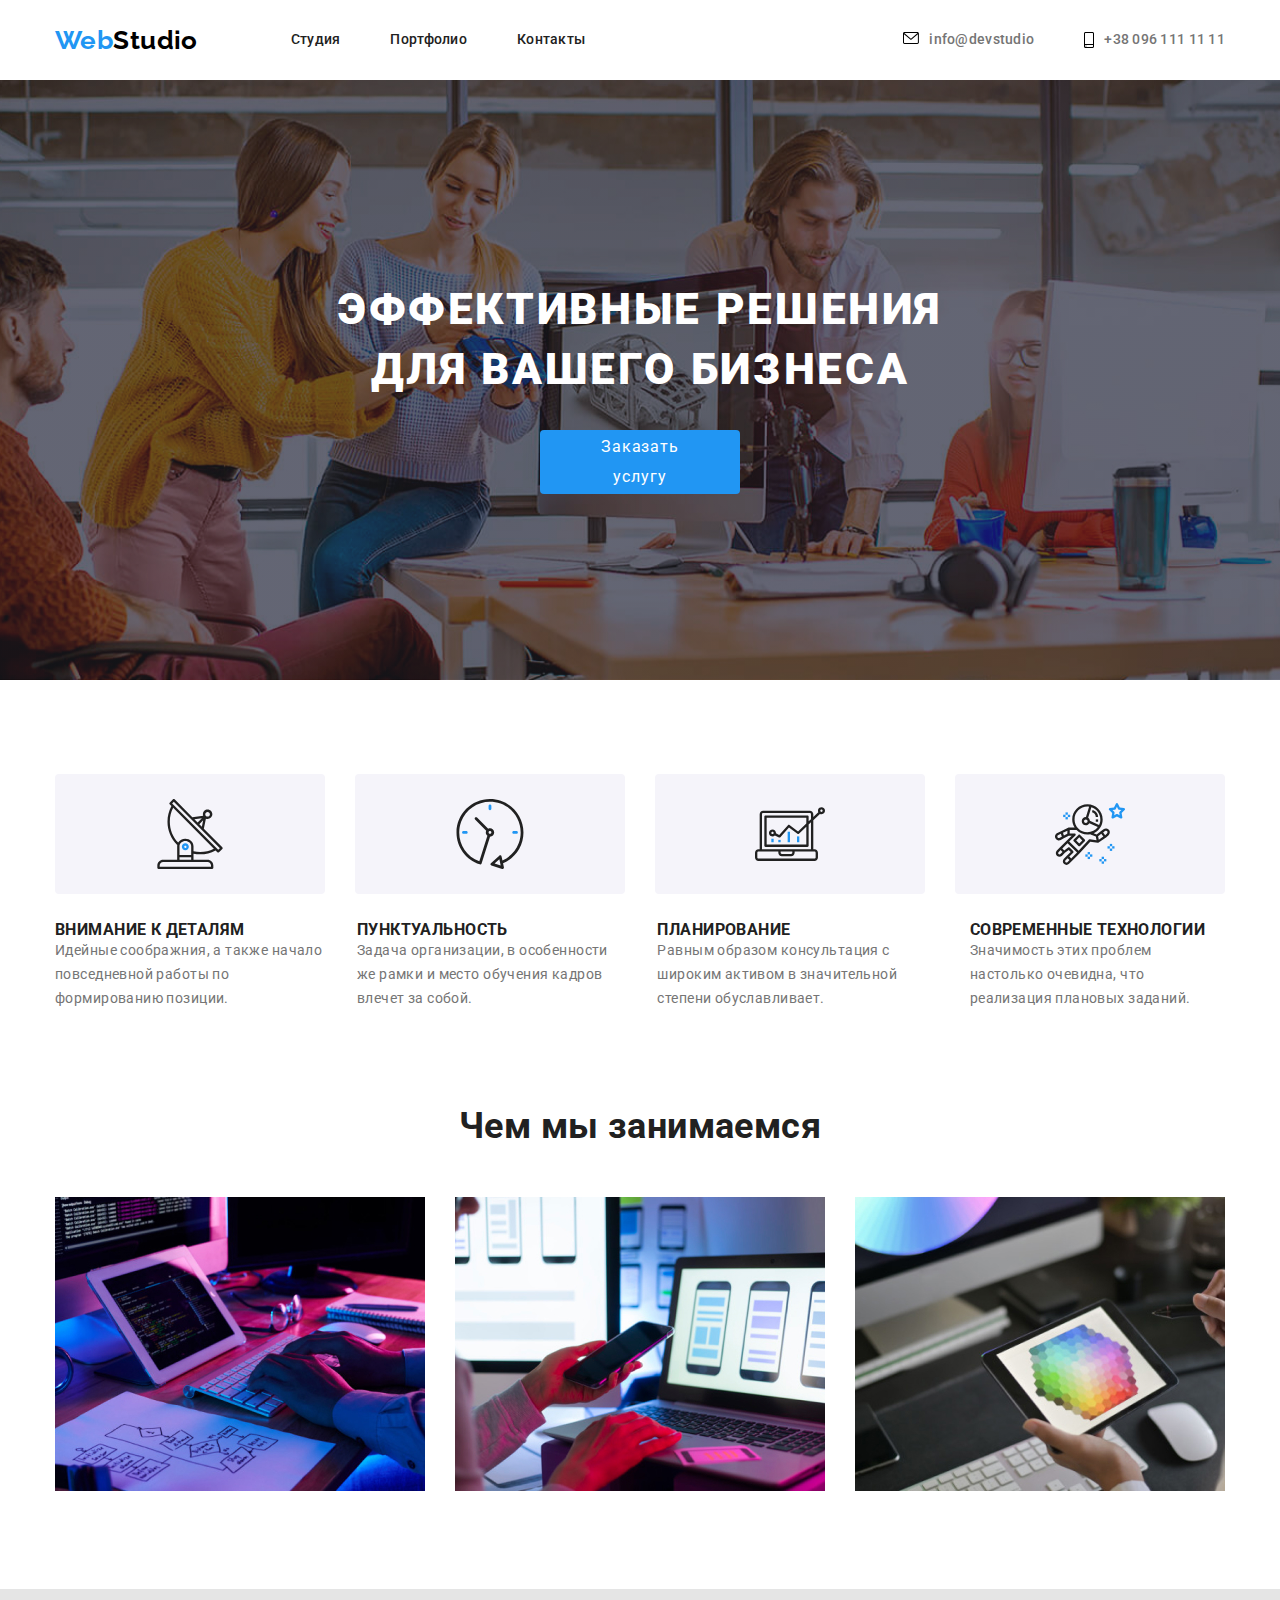
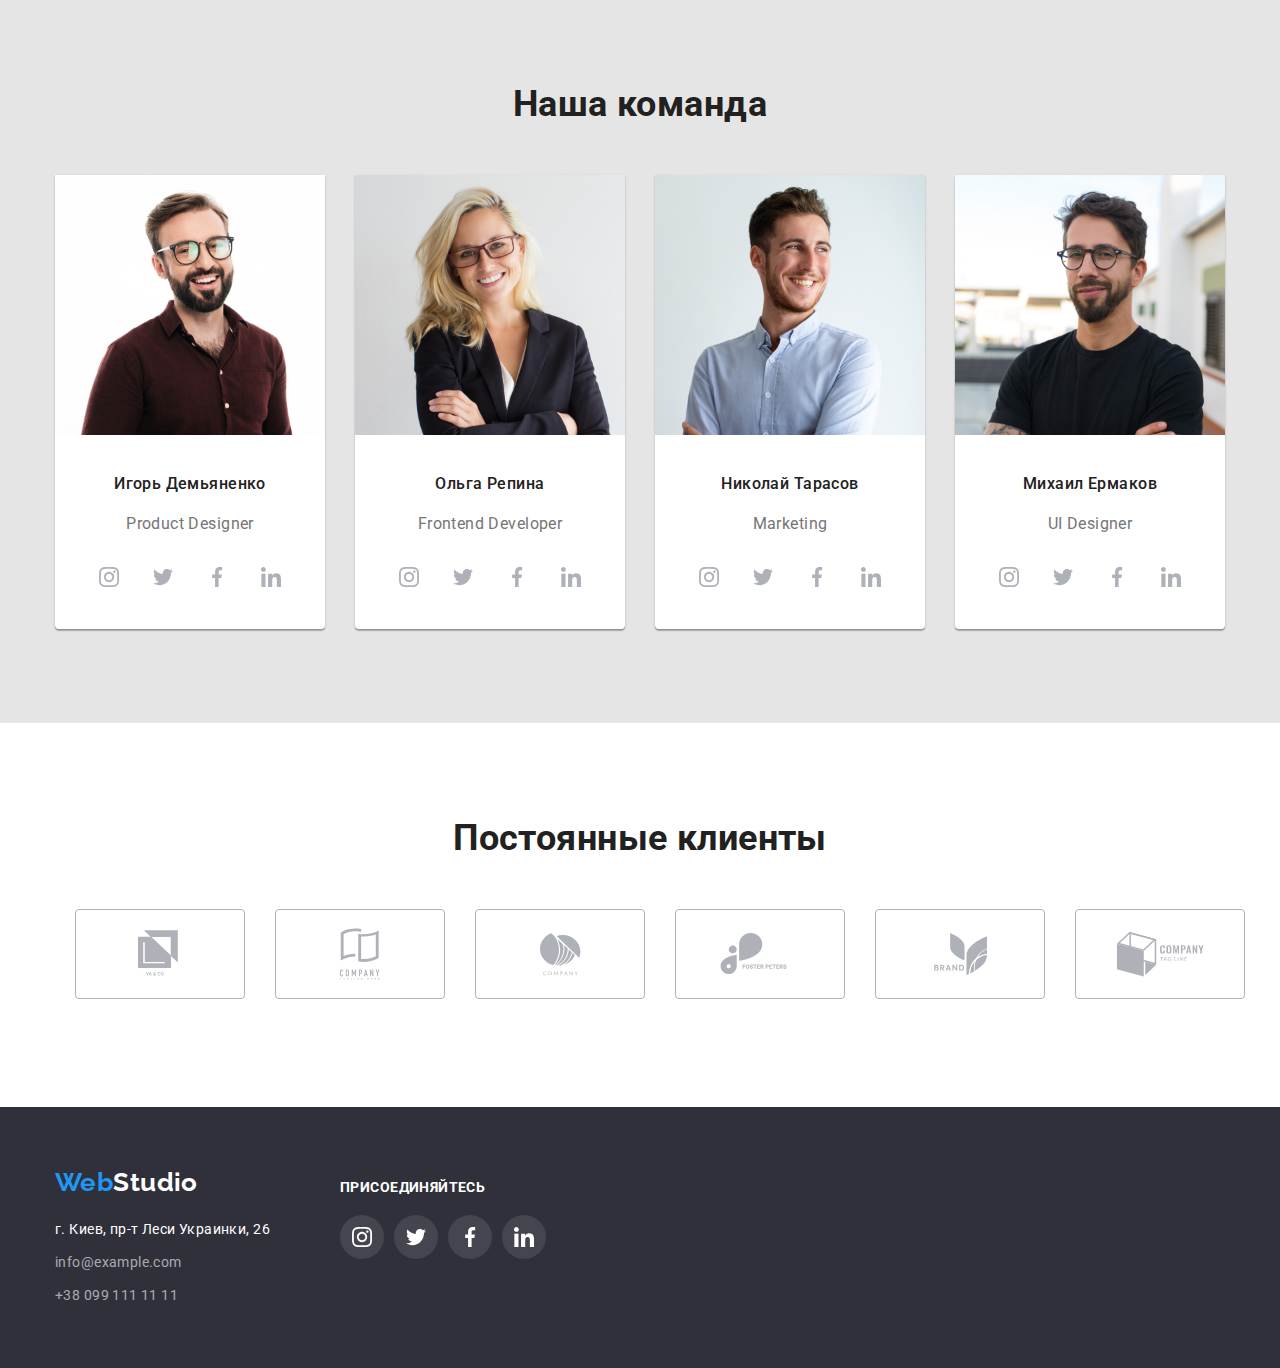
<file: index.html>
<!DOCTYPE html>
<html lang="ru">
<head>
    <meta charset="UTF-8">
    <meta name="viewport" content="width=device-width, initial-scale=1.0">
    <link href="https://fonts.googleapis.com/css2?family=Raleway:wght@100;600&family=Roboto:wght@100;400;500;700;900&display=swap" rel="stylesheet">
    <link rel="stylesheet" href="https://cdnjs.cloudflare.com/ajax/libs/modern-normalize/1.0.0/modern-normalize.min.css">
    <link rel="stylesheet" href="./css/style.css">
    <title>goit-markup-hw-04</title>
</head>
<body>
    <header class="header">
        <div class="container">
        <nav class="navigation">
            <a class="logo link" href="index.html" lang="en"><span class="web link">Web </span>Studio</a>
            <ul class="navigation-list list">
                <li class="navigation-list-item">
                <a class="navigation-list-link link" href="index.html">Студия</a>    
                </li>
                <li class="navigation-list-item">
                <a class="navigation-list-link link" href="portfolio.html">Портфолио</a> 
                </li>
                <li class="navigation-list-item">
                <a class="navigation-list-link link" href="">Контакты</a> 
                </li>
            </ul>
        </nav>
        <div class="header-ul">
        <ul class="header-adress list">
            <li class="header-adress-link link">
                <a class="header-adress mail link" href="mailto:info@devstudio">
                    <svg class="envelope header-adress-link-item-svg">
                        <use href="./images/symbol-defs.svg#envelope"></use>
                    </svg>
                    info@devstudio</a>
            </li>
            <li  class="header-adress-link link">
                <a class="header-adress link" href="tel:380961111111">
                    <svg class="smartphone header-adress-link-item-svg">
                        <use href="./images/symbol-defs.svg#smartphone"></use>
                    </svg>
                    +38 096 111 11 11</a>
            </li>
        </ul>
        </div>
        </div>
    </header>
    <main>
        <!--Заказ услуг-->
       <section class="services">
           <div class="container">
            <h1 class="hero-title">ЭФФЕКТИВНЫЕ РЕШЕНИЯ ДЛЯ ВАШЕГО БИЗНЕСА</h1>
            <button class="modal-btn">Заказать услугу</button>
           </div>
        </section>
        <!--Приоритеты компании-->
        <section class="prioriti-section">
            <div class="container">
            <ul class="prioriti-img-list list">
                <li class="prioriti-img-link">
                    <div class="prioriti-img-cont">
                        <svg class="prioriti-img-item">
                            <use href="./images/symbol-defs.svg#antenna"></use>
                        </svg>
                    </div>
                </li>
                <li class="prioriti-img-link">
                    <div class="prioriti-img-cont">
                        <svg class="prioriti-img-item">
                            <use href="./images/symbol-defs.svg#clock"></use>
                        </svg>
                    </div>
                </li>
                <li class="prioriti-img-link">
                    <div class="prioriti-img-cont">
                        <svg class="prioriti-img-item">
                            <use href="./images/symbol-defs.svg#diagram"></use>
                        </svg>
                    </div>
                </li>
                <li class="prioriti-img-link">
                    <div class="prioriti-img-cont">
                        <svg class="prioriti-img-item">
                            <use href="./images/symbol-defs.svg#astronaut"></use>
                        </svg>
                    </div>
                </li>
            </ul>    
            <ul class="prioriti-list list">
                <li class="prioriti-link">
                    <h3 class="heading3">ВНИМАНИЕ К ДЕТАЛЯМ</h3>
                    <p class="prioriti">
                        Идейные соображния, а также начало повседневной работы по формированию позиции.
                    </p>
                </li>
                <li class="prioriti-link">
                    <h3 class="heading3">ПУНКТУАЛЬНОСТЬ</h3>
                    <p class="prioriti">
                        Задача организации, в особенности же рамки и место обучения кадров влечет за собой.
                    </p>
                </li>
                <li class="prioriti-link">
                    <h3 class="heading3">ПЛАНИРОВАНИЕ</h3>
                    <p class="prioriti">
                        Равным образом консультация с широким активом в значительной степени обуславливает.
                    </p>
                </li>
                <li class="prioriti-link">
                    <h3 class="heading3">СОВРЕМЕННЫЕ ТЕХНОЛОГИИ</h3>
                    <p class="prioriti">
                        Значимость этих проблем настолько очевидна, что реализация плановых заданий.
                    </p>
                </li>
            </ul>
            </div>
         </section>
         <!--Виды деятельности-->
         <section class="activities-section">
            <div class="containe">
            <h2 class="heading2">Чем мы занимаемся</h2>
            <ul class="activities-list list">
                <li class="activities-link">
                    <img src="./images/img1.jpg" alt="фото компьютера" width="370" height="294">
                </li>
                <li class="activities-link">
                    <img src="./images/img2.jpg" alt="фото ноутбука" width="370" height="294">
                 </li>
                <li class="activities-link">
                    <img src="./images/img3.jpg" alt="фото планшета" width="370" height="294">
                 </li>
            </ul>
            </div>
        </section>
        <!--Наши сотрудники-->
        <section class="profession">
            <div class="container">
            <h2 class="heading2">Наша команда</h2>
                <ul class="profession-list list">
                 <li class="profession-linl">
                    <img class="profession-img" src="./images/Photo1.jpg" alt="photo Product Designer" width="270" height="260">
                    <p class="name">Игорь Демьяненко</p>
                    <p class="profession-name">Product Designer</p>
                    <ul class="social-profession-list list">
                        <li class="social-profession-link link">
                            <a class="social-profession-link-item link" href="#">
                                <svg class="social-profession-link-item-svg">
                                    <use href="./images/symbol-defs.svg#instagram"></use>
                                </svg>
                            </a>
                        </li>
                        <li class="social-profession-link link">
                            <a class="social-profession-link-item link" href="#">
                                <svg class="social-profession-link-item-svg">
                                    <use href="./images/symbol-defs.svg#twitter"></use>
                                </svg>
                            </a>
                        </li>
                        <li class="social-profession-link link">
                            <a class="social-profession-link-item link" href="#">
                                <svg class="social-profession-link-item-svg">
                                    <use href="./images/symbol-defs.svg#facebook"></use>
                                </svg>
                            </a>
                        </li>
                        <li class="social-profession-link link">
                            <a class="social-profession-link-item link" href="#">
                                <svg class="social-profession-link-item-svg">
                                    <use xlink:href="./images/symbol-defs.svg#linkedin"></use>
                                </svg>
                            </a>
                        </li>
                    </ul>
                </li>
                <li class="profession-linl">
                    <img class="profession-img" src="./images/Photo2.jpg" alt="photo Frontend Developer" width="270" height="260">
                    <p class="name">Ольга Репина</p>
                    <p class="profession-name">Frontend Developer</p>
                    <ul class="social-profession-list list">
                        <li class="social-profession-link link">
                            <a class="social-profession-link-item link" href="#">
                                <svg class="social-profession-link-item-svg">
                                    <use href="./images/symbol-defs.svg#instagram"></use>
                                </svg>
                            </a>
                        </li>
                        <li class="social-profession-link link">
                            <a class="social-profession-link-item link" href="#">
                                <svg class="social-profession-link-item-svg">
                                    <use href="./images/symbol-defs.svg#twitter"></use>
                                </svg>
                            </a>
                        </li>
                        <li class="social-profession-link link">
                            <a class="social-profession-link-item link" href="#">
                                <svg class="social-profession-link-item-svg">
                                    <use href="./images/symbol-defs.svg#facebook"></use>
                                </svg>
                            </a>
                        </li>
                        <li class="social-profession-link link">
                            <a class="social-profession-link-item link" href="#">
                                <svg class="social-profession-link-item-svg">
                                    <use xlink:href="./images/symbol-defs.svg#linkedin"></use>
                                </svg>
                            </a>
                        </li>
                    </ul>
                </li>
                <li class="profession-linl">
                    <img class="profession-img" src="./images/Photo3.jpg" alt="photo Marketing" width="270" height="260">
                    <p class="name">Николай Тарасов</p>
                    <p class="profession-name">Marketing</p>
                    <ul class="social-profession-list list">
                        <li class="social-profession-link link">
                            <a class="social-profession-link-item link" href="#">
                                <svg class="social-profession-link-item-svg">
                                    <use href="./images/symbol-defs.svg#instagram"></use>
                                </svg>
                            </a>
                        </li>
                        <li class="social-profession-link link">
                            <a class="social-profession-link-item link" href="#">
                                <svg class="social-profession-link-item-svg">
                                    <use href="./images/symbol-defs.svg#twitter"></use>
                                </svg>
                            </a>
                        </li>
                        <li class="social-profession-link link">
                            <a class="social-profession-link-item link" href="#">
                                <svg class="social-profession-link-item-svg">
                                    <use href="./images/symbol-defs.svg#facebook"></use>
                                </svg>
                            </a>
                        </li>
                        <li class="social-profession-link link">
                            <a class="social-profession-link-item link" href="#">
                                <svg class="social-profession-link-item-svg">
                                    <use xlink:href="./images/symbol-defs.svg#linkedin"></use>
                                </svg>
                            </a>
                        </li>
                    </ul>
                </li>
                <li class="profession-linl">
                    <img class="profession-img" src="./images/Photo4.jpg" alt="photo UI Designer" width="270" height="260">
                    <p class="name">Михаил Ермаков</p>
                    <p class="profession-name">UI Designer</p>
                    <ul class="social-profession-list list">
                        <li class="social-profession-link link">
                            <a class="social-profession-link-item link" href="#">
                                <svg class="social-profession-link-item-svg">
                                    <use href="./images/symbol-defs.svg#instagram"></use>
                                </svg>
                            </a>
                        </li>
                        <li class="social-profession-link link">
                            <a class="social-profession-link-item link" href="#">
                                <svg class="social-profession-link-item-svg">
                                    <use href="./images/symbol-defs.svg#twitter"></use>
                                </svg>
                            </a>
                        </li>
                        <li class="social-profession-link link">
                            <a class="social-profession-link-item link" href="#">
                                <svg class="social-profession-link-item-svg">
                                    <use href="./images/symbol-defs.svg#facebook"></use>
                                </svg>
                            </a>
                        </li>
                        <li class="social-profession-link link">
                            <a class="social-profession-link-item link" href="#">
                                <svg class="social-profession-link-item-svg">
                                    <use xlink:href="./images/symbol-defs.svg#linkedin"></use>
                                </svg>
                            </a>
                        </li>
                    </ul>
                </li>    
                </ul>
            </div>
        </section>
         <!--Клиенты-->
         <section class="client-section">
            <div class="container">
                <h2 class="heading2">Постоянные клиенты</h2>
            <ul class="client-list lisl">
                <li class="client-link link">
                    <a class="client-link-item" href="">
                        <svg class="logo1 client-item-svg">
                            <use href="./images/symbol-defs.svg#logo1"></use>
                        </svg>
                    </a>
                </li>
                <li class="client-link link">
                    <a class="client-link-item" href="">
                        <svg class="logo2 client-item-svg">
                            <use  href="./images/symbol-defs.svg#logo2"></use>
                        </svg>
                    </a>
                </li>
                <li class="client-link link">
                    <a class="client-link-item" href="">
                        <svg class="logo3 client-item-svg">
                            <use href="./images/symbol-defs.svg#logo3"></use>
                        </svg>
                    </a>
                </li>
                <li class="client-link link">
                    <a class="client-link-item" href="">
                        <svg class="logo4 client-item-svg">
                            <use href="./images/symbol-defs.svg#logo4"></use>
                        </svg>
                    </a>
                </li>
                <li class="client-link link">
                    <a class="client-link-item" href="">
                        <svg class="logo5 client-item-svg">
                            <use  href="./images/symbol-defs.svg#logo5"></use>
                        </svg>
                    </a>
                </li>
                <li class="client-link link">
                    <a class="client-link-item" href="">
                        <svg class="logo6 client-item-svg">
                            <use href="./images/symbol-defs.svg#logo6"></use>
                        </svg>
                    </a>
                </li>
            </ul>
            </div>
        </section>
    </main>
    <footer class="footer">
        <div class="container">
            <div class="footer-cont">
                <div class="footer-adr">
        <a class="logo-footer link" href="index.html" lang="en"><span class="web link">Web </span>Studio</a>
        <ul class="footer-list list">
            <li class="footer-link">
                <address>
                <a class="adress link" href="https://goo.gl/maps/eEJU2auMTQiU7aT29" target="_blank">г. Киев, пр-т Леси Украинки, 26</a>
                </address>
            </li>
            <li class="footer-link">
                <address>
                <a class="e-mail link" href="mailto:info@example.com">info@example.com</a>
                </address>
            </li>
            <li class="footer-link">
                <address>
                <a class="tel link" href="tel:380991111111">+38 099 111 11 11</a>
                </address>
            </li>
        </ul>
                </div>
        <div class="social-footer">
        <b class="join">ПРИСОЕДИНЯЙТЕСЬ</b>
        <ul class="social-footer-list list">
             <li class="social-footer-link link">
                    <a class="social-footer-link-item" href="" aria-label="instagram">
                        <svg class="social-footer-link-item-svg">
                            <use href="./images/symbol-defs.svg#instagram"></use>
                        </svg>
                    </a>
                </li>
                <li class="social-footer-link link">
                    <a class="social-footer-link-item" href="" aria-label="twitter">
                        <svg class="social-footer-link-item-svg">
                            <use href="./images/symbol-defs.svg#twitter"></use>
                        </svg>
                    </a>
                </li>
                <li class="social-footer-link link">
                    <a class="social-footer-link-item" href="" aria-label="facebook">
                        <svg class="social-footer-link-item-svg">
                            <use href="./images/symbol-defs.svg#facebook"></use>
                        </svg>
                    </a>
                </li>
                <li class="social-footer-link link">
                    <a class="social-footer-link-item" href="" aria-label="linkedin">
                        <svg class="social-footer-link-item-svg">
                            <use href="./images/symbol-defs.svg#linkedin"></use>
                        </svg>
                    </a>
            </li>
        </ul>
        </div>
            </div>
        </div>
    </footer>
</body>
</html>
</file>
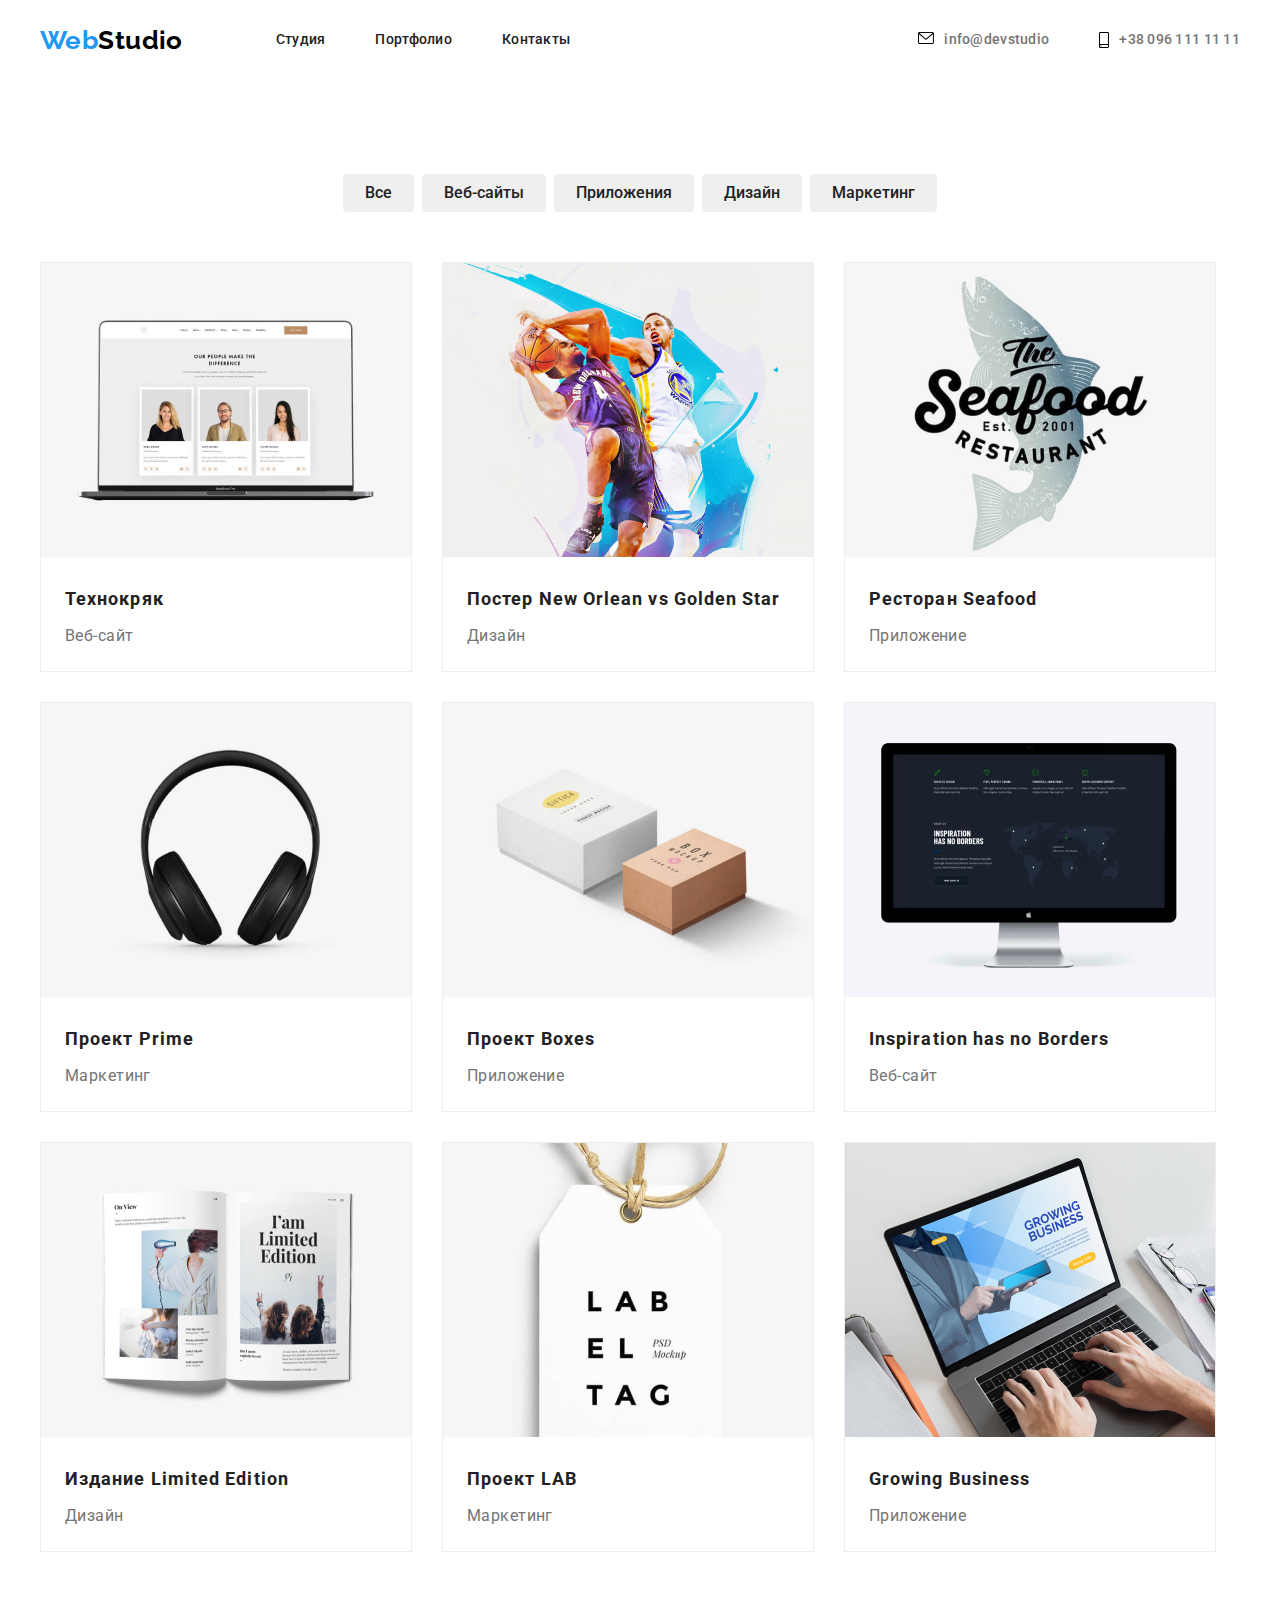
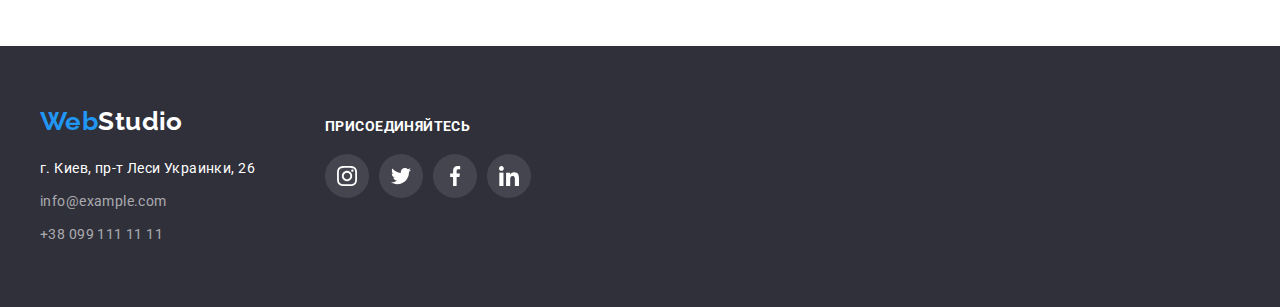
<file: portfolio.html>
<!DOCTYPE html>
<html lang="en">
<head>
    <meta charset="UTF-8">
    <meta name="viewport" content="width=device-width, initial-scale=1.0">
    <link href="https://fonts.googleapis.com/css2?family=Raleway:wght@100;600&family=Roboto:wght@100;400;500;700;900&display=swap" rel="stylesheet">
    <link rel="stylesheet" href="./css/normalize.css">
    <link rel="stylesheet" href="./css/style.css">
    <title>goit-markup-hw-04</title>
</head>
<body>
    <!--ШАПКА САЙТА-->
    <header class="header">
        <div class="container">
        <nav class="navigation">
            <a class="logo link" href="index.html" lang="en"><span class="web link">Web </span>Studio</a>
            <ul class="navigation-list list">
                <li class="navigation-list-item">
                <a class="navigation-list-link link" href="index.html">Студия</a>    
                </li>
                <li class="navigation-list-item">
                <a class="navigation-list-link link" href="portfolio.html">Портфолио</a> 
                </li>
                <li class="navigation-list-item">
                <a class="navigation-list-link link" href="">Контакты</a> 
                </li>
            </ul>
        </nav>
        <div class="header-ul">
        <ul class="header-adress list">
            <li class="header-adress-link link">
                <a class="header-adress mail link" href="mailto:info@devstudio">
                    <svg class="envelope header-adress-link-item-svg">
                        <use href="./images/symbol-defs.svg#envelope"></use>
                    </svg>
                    info@devstudio</a>
            </li>
            <li  class="header-adress-link link">
                <a class="header-adress link" href="tel:380961111111">
                    <svg class="smartphone header-adress-link-item-svg">
                        <use href="./images/symbol-defs.svg#smartphone"></use>
                    </svg>
                    +38 096 111 11 11</a>
            </li>
        </ul>
        </div>
        </div>
    </header>
    <main>
        <section class="our-work-section">
        <div class="container">
        <h1 hidden>Наши работы</h1>
        <ul class="our-work-list list">
            <li class="our-work-link">
                <button class="button-our-work">Все</button>
            </li>
            <li class="our-work-link">
                <button class="button-our-work">Веб-сайты</button>
            </li>
            <li class="our-work-link">
                <button class="button-our-work">Приложения</button>
            </li>
            <li class="our-work-link">
                <button class="button-our-work">Дизайн</button>
            </li>
            <li class="our-work-link">
                <button class="button-our-work">Маркетинг</button>
            </li>
        </ul>
        </div>
        </section>
        <section class="all-work-section">
        <div class="container">
        <h1 hidden>Все работы</h1>
        <ul class="all-work-list list">
            <li class="all-work-link">
                <a class="all-work-link-cont link" href="">
                <img class="all-work-img" src="./images/Технокряк.jpg" alt="Технокряк">
                <h2 class="all-work">Технокряк</h2>
                <p class="all-project">Веб-сайт</p>
                <p hidden>Технокряк это современная площадка распространения коронавируса. Компании используют эту платформу для цифрового шпионажа и атак на защищённые сервера конкурентов.</p>
                </a>
            </li>
            <li class="all-work-link">
                <a class="all-work-link-cont link" href="">
                <img class="all-work-img" src="./images/ПостерNewOrleanvsGoldenStar.jpg" alt="Постер New Orlean vs Golden Star">
                <h2 class="all-work">Постер New Orlean vs Golden Star</h2>
                <p class="all-project">Дизайн</p>
                </a>
            </li>
            <li class="all-work-link">
                <a class="all-work-link-cont link" href="">
                <img class="all-work-img" src="./images/РесторанSeafood.jpg" alt="Ресторан Seafood">
                <h2 class="all-work">Ресторан Seafood</h2>
                <p class="all-project">Приложение</p>
                </a>
            </li>
            <li class="all-work-link">
                <a class="all-work-link-cont link" href="">
                <img class="all-work-img" src="./images/ПроектPrime.jpg" alt="Проект Prime">
                <h2 class="all-work">Проект Prime</h2>
                <p class="all-project">Маркетинг</p>
                </a>
            </li>
            <li class="all-work-link">
                <a class="all-work-link-cont link" href="">
                <img class="all-work-img" src="./images/ПроектBoxes.jpg" alt="Проект Boxes">
                <h2 class="all-work">Проект Boxes</h2>
                <p class="all-project">Приложение</p>
                </a>
            </li>
            <li class="all-work-link">
                <a class="all-work-link-cont link" href="">
                <img class="all-work-img" src="./images/InspirationhasnoBorders.jpg" alt="Inspiration has no Borders">
                <h2 class="all-work">Inspiration has no Borders</h2>
                <p class="all-project">Веб-сайт</p>
                </a>
            </li>
            <li class="all-work-link">
                <a class="all-work-link-cont link" href="">
                <img class="all-work-img" src="./images/ИзданиеLimitedEdition.jpg" alt="Издание Limited Edition">
                <h2 class="all-work">Издание Limited Edition</h2>
                <p class="all-project">Дизайн</p>
                </a>
            </li>
            <li class="all-work-link">
                <a class="all-work-link-cont link" href="">
                <img class="all-work-img" src="./images/ПроектLAB.jpg" alt="Проект LAB">
                <h2 class="all-work">Проект LAB</h2>
                <p class="all-project">Маркетинг</p>
                </a>
            </li>
            <li class="all-work-link">
                <a class="all-work-link-cont link" href="">
                <img class="all-work-img" src="./images/GrowingBusiness.jpg" alt="Growing Business">
                <h2 class="all-work">Growing Business</h2>
                <p class="all-project">Приложение</p>
                </a>
            </li>
        </ul>
        </div>
        </section>
    </main>
    <footer class="footer">
        <div class="container">
            <div class="footer-cont">
                <div class="footer-adr">
        <a class="logo-footer link" href="index.html" lang="en"><span class="web link">Web </span>Studio</a>
        <ul class="footer-list list">
            <li class="footer-link">
                <address>
                <a class="adress link" href="https://goo.gl/maps/eEJU2auMTQiU7aT29" target="_blank">г. Киев, пр-т Леси Украинки, 26</a>
                </address>
            </li>
            <li class="footer-link">
                <address>
                <a class="e-mail link" href="mailto:info@example.com">info@example.com</a>
                </address>
            </li>
            <li class="footer-link">
                <address>
                <a class="tel link" href="tel:380991111111">+38 099 111 11 11</a>
                </address>
            </li>
        </ul>
                </div>
        <div class="social-footer">
        <b class="join">ПРИСОЕДИНЯЙТЕСЬ</b>
        <ul class="social-footer-list list">
             <li class="social-footer-link link">
                    <a class="social-footer-link-item" href="" aria-label="instagram">
                        <svg class="social-footer-link-item-svg">
                            <use href="./images/symbol-defs.svg#instagram"></use>
                        </svg>
                    </a>
                </li>
                <li class="social-footer-link link">
                    <a class="social-footer-link-item" href="" aria-label="twitter">
                        <svg class="social-footer-link-item-svg">
                            <use href="./images/symbol-defs.svg#twitter"></use>
                        </svg>
                    </a>
                </li>
                <li class="social-footer-link link">
                    <a class="social-footer-link-item" href="" aria-label="facebook">
                        <svg class="social-footer-link-item-svg">
                            <use href="./images/symbol-defs.svg#facebook"></use>
                        </svg>
                    </a>
                </li>
                <li class="social-footer-link link">
                    <a class="social-footer-link-item" href="" aria-label="linkedin">
                        <svg class="social-footer-link-item-svg">
                            <use href="./images/symbol-defs.svg#linkedin"></use>
                        </svg>
                    </a>
            </li>
        </ul>
        </div>
            </div>
        </div>
    </footer>
</body>
</html>
</file>
<file: css/style.css>
body {
font-family: Roboto;
font-style: normal;
font-weight: bold;
font-size: 14px;
line-height: 1.14;
letter-spacing: 0.03em;
background-color: #ffffff;
color: #757575;
}

.link {
text-decoration: none;
display: block;
padding: 0px;
margin: 0px;
}

.list {
list-style: none;
padding: 0px;
margin: 0px;
}


/*Header*/

.logo, 
.web {
font-family: Raleway;
font-style: normal;
font-weight: bold;
font-size: 26px;
line-height: 1.19;   
}

.web {
color:#2196F3;
}

.logo {
color: #000000;
}

.navigation-list-link,
.header-adress {
font-weight: 500;
letter-spacing: 0.02em;
}

.navigation-list-link {
color: #212121;;
}

.header-adress {
color: #757575;
}

.navigation-list-link:hover,
.navigation-list-link:focus,
.header-adress:hover,
.header-adress:focus {
color: #2196F3;
}

.container {
width: 1200px;
padding-left: 15px;
padding-right: 15px;
margin-left: auto;
margin-right: auto;
}

.navigation-list {
display: flex;
}
.navigation-list-item:not(:last-child) {
margin-right: 50px;
}

.logo{
display: flex;
margin-right: 93px;
}

.navigation {
display: flex;
align-items: center;
}

.header .container {
display: flex;
align-items: center;
}

.header-adress {
display: flex;
}

.header-ul {
display: flex;
margin-left: auto;
}

.mail {
margin-right: 50px;
}

.navigation-list-link{
padding-top: 32px;
padding-bottom: 32px;
}

.envelope{
width: 16px;
height: 12px;;
}

.smartphone{
width: 10px;
height: 16px;
}

.header-adress-link-item-svg{
margin-right: 10px;
}

.header-adress-link:hover .header-adress-link-item-svg{
color: #2196F3;
fill: #2196F3;
} 

.header-adress:focus 
{
color: #2196F3;
fill: #2196F3;
}



/*main Заказ услуг */

h1{
margin: 0px;
margin-block-start: 0em;
margin-block-end: 0em;
}

button{
display: block;
margin: 0;
padding: 0;
border: 0;
}

.services{
background-color: #2F303A;
background-image: linear-gradient(
rgba(47, 48, 58, 0.4),
rgba(47, 48, 58, 0.4)
),
url(../images/BGimg.jpg);
background-repeat: no-repeat;
background-position: center;
background-size: 1600px, auto;
background-size: cover;

}

.hero-title {
font-weight: 900;
font-size: 44px;
line-height: 1.36;
text-align: center;
letter-spacing: 0.06em;
text-transform: uppercase;
color: #FFFFFF;
/*background: #2F303A;*/
padding-top: 200px;
padding-bottom: 280px;
padding-left: 237px;
padding-right: 237px;
}

.modal-btn{
font-size: 16px;
line-height: 1.88;
display: flex;
align-items: center;
text-align: center;
letter-spacing: 0.06em;
color: #ffffff;
background-color: #2196F3;
border-radius: 4px;
position: absolute;
width: 200px;
height: 50px;
margin-left: 485px;
margin-right: 485px;
top: 430px;
padding-left: 32px;
padding-right: 32px;
padding-top: 32px;
padding-bottom: 32px;
}

/*main Приоритеты компании, Виды деятельности*/

h2,
h3,
p{
margin: 0px;
padding: 0px;
}
.prioriti-section{
padding-top: 94px;
padding-bottom: 94px;
}
.activities-section{
padding-bottom: 94px;
}

.prioriti-img-list{
display: flex;
justify-content: center;
margin-bottom: 27px;
}
.prioriti-img-cont{
display: flex;
justify-content: center;
text-align:center;
width: 270px;
height: 120px;
background: #F5F4FA;
border-radius: 4px;
display: flex;
justify-content : center;
align-items :center;
}

.prioriti-img-link:not(:last-child) {
margin-right: 30px;
}

.prioriti-img-item{
width: 70px;
height: 70px;
display: flex;
}

.prioriti-list{
display: flex;
justify-content: center;
}

.prioriti-link:not(:last-child){
margin-right: 30px;
}

.activities-list{
display: flex;
justify-content: center;
}

.activities-link:not(:last-child) {
margin-right: 30px;
}

.heading3{
text-transform: uppercase;
color: #212121;
}

.prioriti{
font-weight: normal;
font-size: 14px;
line-height: 1.71;
}

.heading2{
font-size: 36px;
line-height: 1.17;
text-align: center;
color: #212121;
margin-bottom: 50px;


}

/*main Наши сотрудники*/
.social-profession-list {
display: flex;
justify-content: center;
margin-bottom: 30px;
}

.social-profession-link{
display: block;
justify-content: center;
}


.social-profession-link-item{
display: flex;
width: 44px;
height: 44px;  
border-radius: 100%;
justify-content: center;
align-items: center;
}

.social-profession-link:not(:last-child) {
margin-right: 10px;   
}

.social-profession-link:first-of-type {
margin-left: 32px;
}

.social-profession-link:last-of-type {
margin-right: 32px;
}

.social-profession-link-item-svg {
width: 20px;
height: 20px;
fill: #AFB1B8;
text-decoration: none;
display: block;
justify-content: center;
}

.social-profession-link-item:hover .social-profession-link-item-svg,
.social-profession-link-item:focus .social-profession-link-item-svg{
fill:  #ffffff;
}

.social-profession-link-item:hover,
.social-profession-link-item:focus{
background-color: #2196F3;
}
.profession{
background-color: #E5E5E5;
padding-top: 94px;
padding-bottom: 94px;

}
.profession-list{
display: flex;
justify-content: center;
}

.profession-linl:not(:last-child){
margin-right: 30px;
}

.profession-linl{
    background: #FFFFFF;   
    box-shadow: 0px 1px 3px rgba(0, 0, 0, 0.12), 0px 1px 1px rgba(0, 0, 0, 0.14), 0px 2px 1px rgba(0, 0, 0, 0.2);
    border-radius: 0px 0px 4px 4px;
}
.profession-img {
margin-bottom: 30px;
}

.name{
font-weight: 500;
font-size: 16px;
line-height: 1.88;
text-align: center;
color: #212121;
margin-bottom: 10px;
}

.profession-name {
font-weight: normal;
font-size: 16px;
line-height: 1.88;
text-align: center;
margin-bottom: 30px;
margin-bottom: 16px;
}

/*main Клиенты*/
.client-section{
    padding-top: 94px;
    padding-bottom: 94px;
}
.client-list{
display: flex;
justify-content: center;
text-align:center;
}
.client-link-item{
width: 170px;
height: 90px;
display: flex;
justify-content : center;
align-items :center;
border: 1px solid #AFB1B8;
border-radius: 4px;
}

.client-item-svg{
fill: #AFB1B8;
}

.client-link-item:focus .client-item-svg,
.client-link-item:hover .client-item-svg{
fill:  #2196F3;

}
.client-link-item:hover,
.client-link:focus{
border: 1px solid #2196F3;
border-radius: 4px;
}

.client-link:not(:last-child){
margin-right: 30px;
}

.logo1{
width: 44px;
height: 49px;
}

.logo2{
width: 40px;
height: 52px;
}

.logo3{
width: 41px;
height: 43px;
}

.logo4{
width: 80px;
height: 42px;
}

.logo5{
width: 59px;
height: 42px;
}

.logo6{
width: 89px;
height: 45px;
}


/*footer*/
.join{
display: block;
font-family: Roboto;
font-style: normal;
font-weight: bold;
font-size: 14px;
line-height: 16px;
letter-spacing: 0.03em;
text-transform: uppercase;
color: #FFFFFF;
padding-top: 72px;
margin-bottom: 20px;
}
.social-footer-link-item-svg{
width: 20px;
height: 20px;
fill: #ffffff;
text-decoration: none;
display: block;
justify-content: center;
}


.social-footer-link-item{
display: block;
display: flex;
width: 44px;
height: 44px;  
border-radius: 100%;
justify-content: center;
align-items: center;
background: rgba(255, 255, 255, 0.1);
}


.social-footer-link-item:hover,
.social-footer-link-item:focus{
background-color: #2196F3;
}
.social-footer-link:not(:last-child){
margin-right: 10px;
}
    
.footer-cont{
display: flex;
margin-right: 70px;
}
.social-footer-list{
display: flex;
}
.footer-link:not(:last-child){
margin-bottom: 9px;
}


.footer-list{
padding-bottom: 60px;
margin-right: 70px;
}

.adress{
font-style: normal;
font-weight: normal;
font-size: 14px;
line-height: 1.71;
color: #ffffff;
}

.e-mail,
.tel {
font-style: normal;
font-weight: normal;
font-size: 14px;
line-height: 1.71;
color: rgba(255, 255, 255, 0.6);
}

.footer{
background: #2F303A;
}

.logo-footer{
font-family: Raleway;
font-size: 26px;
line-height: 1.19;    
color: #ffffff;
display: flex;
margin-bottom: 20px;
padding-top: 60px;
}

/*Portfolio*/
.our-work-section{
padding-top: 94px;
padding-bottom: 50px;
}
.img{
display: block;
}

.our-work-list{
display: flex;
justify-content: center;
}

.our-work-link:not(:last-child){
margin-right: 8px;
}

.button-our-work{
font-weight: 500;
font-size: 16px;
line-height: 1.63;
text-align: center;
color: #212121;
border-radius: 4px;
padding-top: 6px;
padding-bottom: 6px;
padding-left: 22px;
padding-right: 22px;
}

.button-our-work:hover,
.button-our-work:focus {
background-color: #2196F3 ;
color: #ffffff;
}

.all-work-section{
padding-bottom: 94px;
}
.all-work-list{
display: flex;
flex-wrap: wrap;
}

.all-work-link:not(:nth-child(3n+3)){
margin-right: 30px;
}

.all-work-link:nth-last-child(n+4){
margin-bottom: 30px;}

.all-work-img{
margin-bottom: 20px;
}

.all-work-link-cont{
border: 1px solid #EEEEEE;
}

.all-work-link-cont:hover,
.all-work-link-cont:focus {
box-shadow: 0px 1px 1px rgba(0, 0, 0, 0.12), 0px 4px 4px rgba(0, 0, 0, 0.06), 1px 4px 6px rgba(0, 0, 0, 0.16);
}

.all-work-link-cont:focus{
    box-shadow: 0px 1px 1px rgba(0, 0, 0, 0.12), 0px 4px 4px rgba(0, 0, 0, 0.06), 1px 4px 6px rgba(0, 0, 0, 0.16);
}

.all-work{
font-size: 18px;
line-height: 2;
letter-spacing: 0.06em;
color: #212121;
margin-bottom: 4px;
padding-left: 24px;
}

.all-project{
font-weight: normal;
font-size: 16px;
line-height: 1.88;
color: #757575;
padding-left: 24px;
padding-bottom: 20px;
}
</file>
